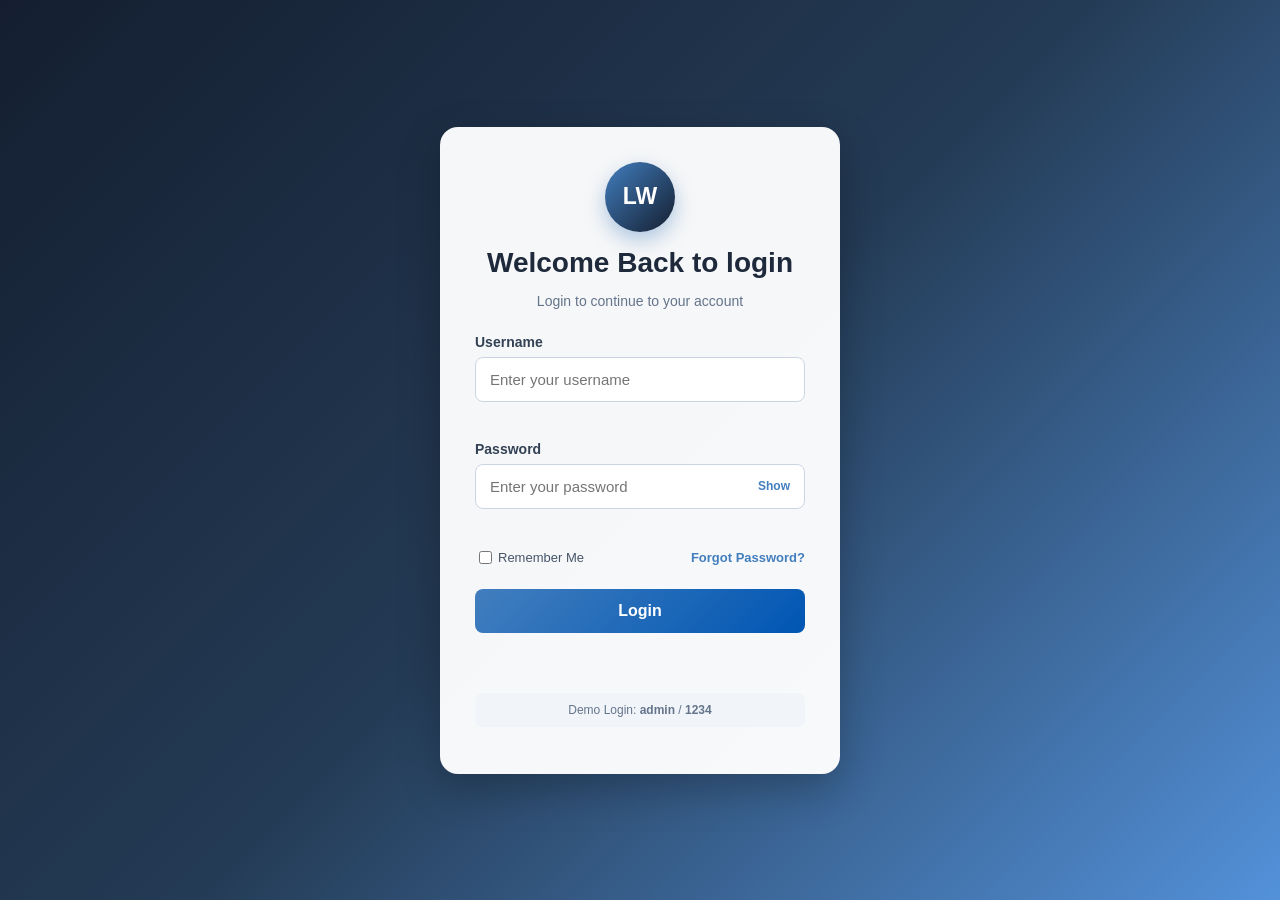
<file: index.html>
<!DOCTYPE html>
<html lang="en">
<head>
  <meta charset="UTF-8">

  <meta
    name="viewport"
    content="width=device-width, initial-scale=1.0"
  >

  <title>Login Page</title>

  <link rel="stylesheet" href="style.css">
</head>

<body>

  <div class="login-container">

    <div class="logo">LW</div>

    <h2>Welcome Back to login </h2>

    <p class="subtitle">
      Login to continue to your account
    </p>

    <form id="loginForm">

      <div class="input-group">

        <label for="username">Username</label>

        <input
          type="text"
          id="username"
          placeholder="Enter your username"
          autocomplete="username"
          required
        >

        <small id="usernameError"></small>

      </div>

      <div class="input-group">

        <label for="password">Password</label>

        <div class="password-container">

          <input
            type="password"
            id="password"
            placeholder="Enter your password"
            autocomplete="current-password"
            required
          >

          <button
            type="button"
            id="togglePassword"
            class="password-toggle"
          >
            Show
          </button>

        </div>

        <small id="passwordError"></small>

      </div>

      <div class="login-options">

        <label class="remember-option">
          <input type="checkbox" id="rememberMe">
          Remember Me
        </label>

        <a href="#" id="forgotPassword">
          Forgot Password?
        </a>

      </div>

      <button type="submit" id="loginButton">

        <span id="buttonText">Login</span>

        <span id="loader" class="loader"></span>

      </button>

    </form>

    <p id="message"></p>

    <p class="demo-account">
      Demo Login:
      <strong>admin</strong> /
      <strong>1234</strong>
    </p>

  </div>

  <script src="script.js"></script>

</body>
</html>
</file>
<file: style.css>
* {
  box-sizing: border-box;
}

body {
  font-family: Arial, sans-serif;

  background:
    linear-gradient(
      135deg,
      #141e30,
      #243b55,
      #5391d9
    );

  display: flex;
  justify-content: center;
  align-items: center;

  min-height: 100vh;
  margin: 0;
  padding: 20px;
}

.login-container {
  background-color: rgba(255, 255, 255, 0.96);

  width: 100%;
  max-width: 400px;

  padding: 35px;

  border-radius: 18px;

  text-align: center;

  box-shadow:
    0 15px 40px rgba(0, 0, 0, 0.25);

  animation: slideUp 0.6s ease;
}

@keyframes slideUp {
  from {
    opacity: 0;
    transform: translateY(30px);
  }

  to {
    opacity: 1;
    transform: translateY(0);
  }
}

.logo {
  width: 70px;
  height: 70px;

  margin: 0 auto 15px;

  display: flex;
  justify-content: center;
  align-items: center;

  border-radius: 50%;

  background:
    linear-gradient(
      135deg,
      #427ebe,
      #141e30
    );

  color: white;

  font-size: 23px;
  font-weight: bold;

  box-shadow:
    0 8px 20px rgba(66, 126, 190, 0.4);
}

.login-container h2 {
  margin: 0 0 8px;

  color: #1e293b;

  font-size: 28px;
}

.subtitle {
  margin-bottom: 25px;

  color: #64748b;

  font-size: 14px;
}

.input-group {
  margin-bottom: 18px;

  text-align: left;
}

.input-group label {
  display: block;

  margin-bottom: 7px;

  color: #334155;

  font-size: 14px;
  font-weight: bold;
}

.input-group input {
  width: 100%;

  padding: 13px 14px;

  border: 1px solid #cbd5e1;
  border-radius: 8px;

  outline: none;

  font-size: 15px;

  transition: 0.3s;
}

.input-group input:focus {
  border-color: #427ebe;

  box-shadow:
    0 0 0 3px rgba(66, 126, 190, 0.15);
}

.input-group input.error-input {
  border-color: #dc2626;
}

.input-group small {
  display: block;

  min-height: 16px;

  margin-top: 5px;

  color: #dc2626;

  font-size: 12px;
}

.password-container {
  position: relative;
}

.password-container input {
  padding-right: 65px;
}

.password-toggle {
  position: absolute;

  top: 50%;
  right: 10px;

  transform: translateY(-50%);

  width: auto;

  padding: 5px;

  background: transparent;
  color: #427ebe;

  border: none;

  font-size: 12px;
  font-weight: bold;

  cursor: pointer;
}

.password-toggle:hover {
  background: transparent;
  color: #0056b3;
}

.login-options {
  display: flex;
  justify-content: space-between;
  align-items: center;

  margin-bottom: 22px;

  font-size: 13px;
}

.remember-option {
  display: flex;
  align-items: center;

  color: #475569;

  cursor: pointer;
}

.remember-option input {
  margin-right: 6px;
}

.login-options a {
  color: #427ebe;

  text-decoration: none;

  font-weight: bold;
}

.login-options a:hover {
  text-decoration: underline;
}

#loginButton {
  width: 100%;

  padding: 13px;

  background:
    linear-gradient(
      135deg,
      #427ebe,
      #0056b3
    );

  color: white;

  border: none;
  border-radius: 8px;

  font-size: 16px;
  font-weight: bold;

  cursor: pointer;

  transition: 0.3s;
}

#loginButton:hover {
  transform: translateY(-2px);

  box-shadow:
    0 8px 18px rgba(0, 86, 179, 0.3);
}

#loginButton:disabled {
  opacity: 0.7;
  cursor: not-allowed;
  transform: none;
}

#message {
  min-height: 22px;

  margin-top: 18px;

  font-size: 14px;
  font-weight: bold;
}

.success-message {
  color: #15803d;
}

.error-message {
  color: #dc2626;
}

.demo-account {
  margin-top: 20px;
  padding: 10px;

  background-color: #f1f5f9;

  border-radius: 7px;

  color: #64748b;

  font-size: 12px;
}

.loader {
  display: none;

  width: 17px;
  height: 17px;

  margin: auto;

  border: 3px solid rgba(255, 255, 255, 0.4);
  border-top-color: white;
  border-radius: 50%;

  animation: spin 0.7s linear infinite;
}

@keyframes spin {
  to {
    transform: rotate(360deg);
  }
}

@media screen and (max-width: 480px) {
  .login-container {
    padding: 25px 20px;
  }

  .login-options {
    align-items: flex-start;
    flex-direction: column;
    gap: 12px;
  }
}
</file>
